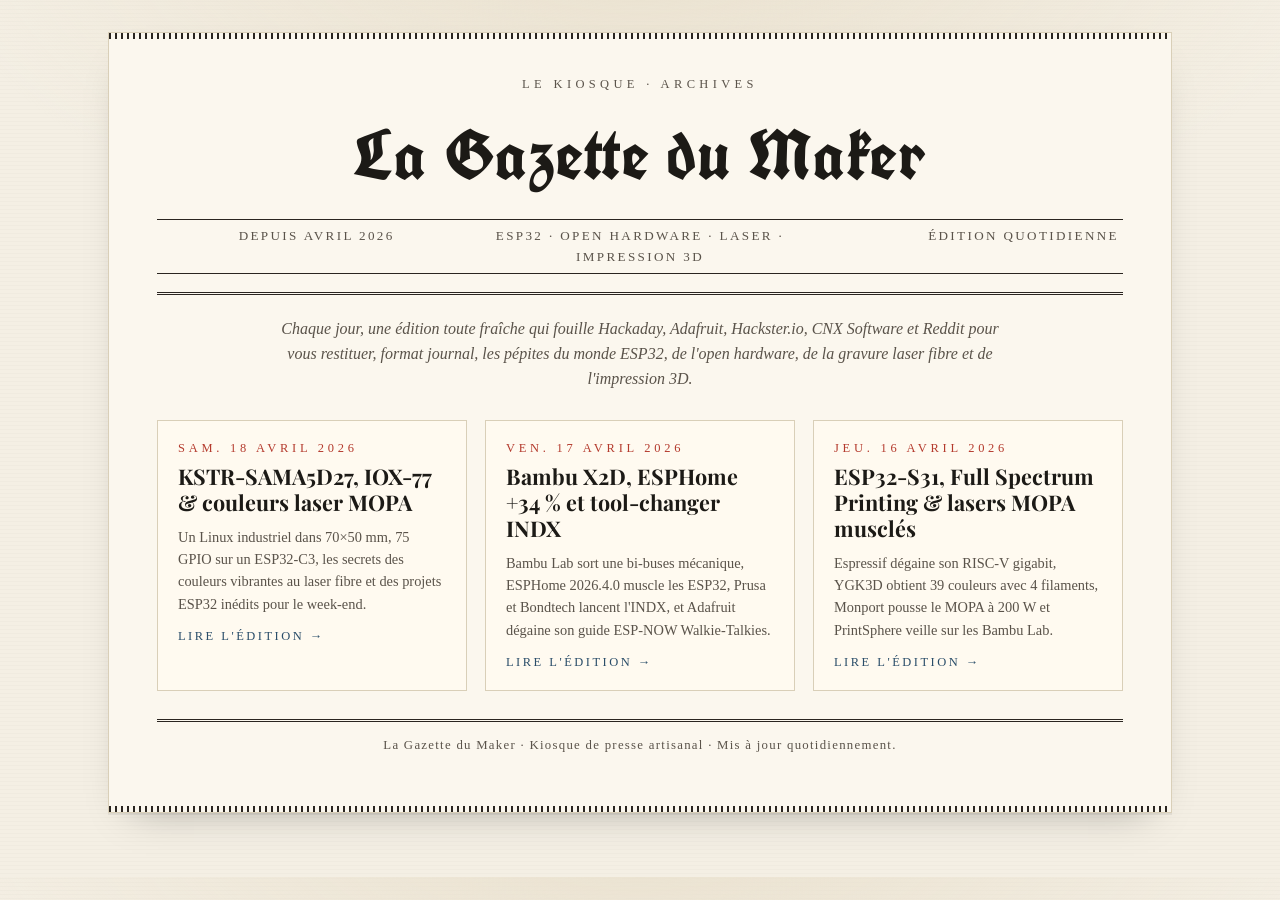
<file: index.html>
<!DOCTYPE html>
<html lang="fr">
<head>
  <meta charset="UTF-8" />
  <meta name="viewport" content="width=device-width, initial-scale=1.0" />
  <title>La Gazette du Maker — Kiosque</title>
  <link rel="preconnect" href="https://fonts.googleapis.com" />
  <link rel="preconnect" href="https://fonts.gstatic.com" crossorigin />
  <link href="https://fonts.googleapis.com/css2?family=Playfair+Display:ital,wght@0,600;0,800;1,600&family=UnifrakturCook:wght@700&display=swap" rel="stylesheet" />
  <link rel="stylesheet" href="assets/style.css" />
</head>
<body>
  <main class="wrap">
    <article class="paper">
      <header class="masthead">
        <div class="eyebrow">Le Kiosque · Archives</div>
        <h1>La Gazette du Maker</h1>
        <div class="meta">
          <span>Depuis avril 2026</span>
          <span class="center">ESP32 · Open Hardware · Laser · Impression 3D</span>
          <span class="right">Édition quotidienne</span>
        </div>
      </header>

      <p class="index-intro">
        Chaque jour, une édition toute fraîche qui fouille Hackaday, Adafruit, Hackster.io,
        CNX Software et Reddit pour vous restituer, format journal, les pépites du monde
        ESP32, de l'open hardware, de la gravure laser fibre et de l'impression 3D.
      </p>

      <ul class="issue-grid">
        <li class="issue-card">
          <a href="2026-04-18.html">
            <div class="date">Sam. 18 avril 2026</div>
            <h2 class="title">KSTR-SAMA5D27, IOX-77 & couleurs laser MOPA</h2>
            <p class="desc">
              Un Linux industriel dans 70×50 mm, 75 GPIO sur un ESP32-C3, les secrets des couleurs
              vibrantes au laser fibre et des projets ESP32 inédits pour le week-end.
            </p>
            <div class="read">Lire l'édition →</div>
          </a>
        </li>
        <li class="issue-card">
          <a href="2026-04-17.html">
            <div class="date">Ven. 17 avril 2026</div>
            <h2 class="title">Bambu X2D, ESPHome +34 % et tool-changer INDX</h2>
            <p class="desc">
              Bambu Lab sort une bi-buses mécanique, ESPHome 2026.4.0 muscle les ESP32, Prusa
              et Bondtech lancent l'INDX, et Adafruit dégaine son guide ESP-NOW Walkie-Talkies.
            </p>
            <div class="read">Lire l'édition →</div>
          </a>
        </li>
        <li class="issue-card">
          <a href="2026-04-16.html">
            <div class="date">Jeu. 16 avril 2026</div>
            <h2 class="title">ESP32-S31, Full Spectrum Printing & lasers MOPA musclés</h2>
            <p class="desc">
              Espressif dégaine son RISC-V gigabit, YGK3D obtient 39 couleurs avec 4 filaments,
              Monport pousse le MOPA à 200 W et PrintSphere veille sur les Bambu Lab.
            </p>
            <div class="read">Lire l'édition →</div>
          </a>
        </li>
      </ul>

      <footer class="footer">
        La Gazette du Maker · Kiosque de presse artisanal · Mis à jour quotidiennement.
      </footer>
    </article>
  </main>
</body>
</html>
</file>
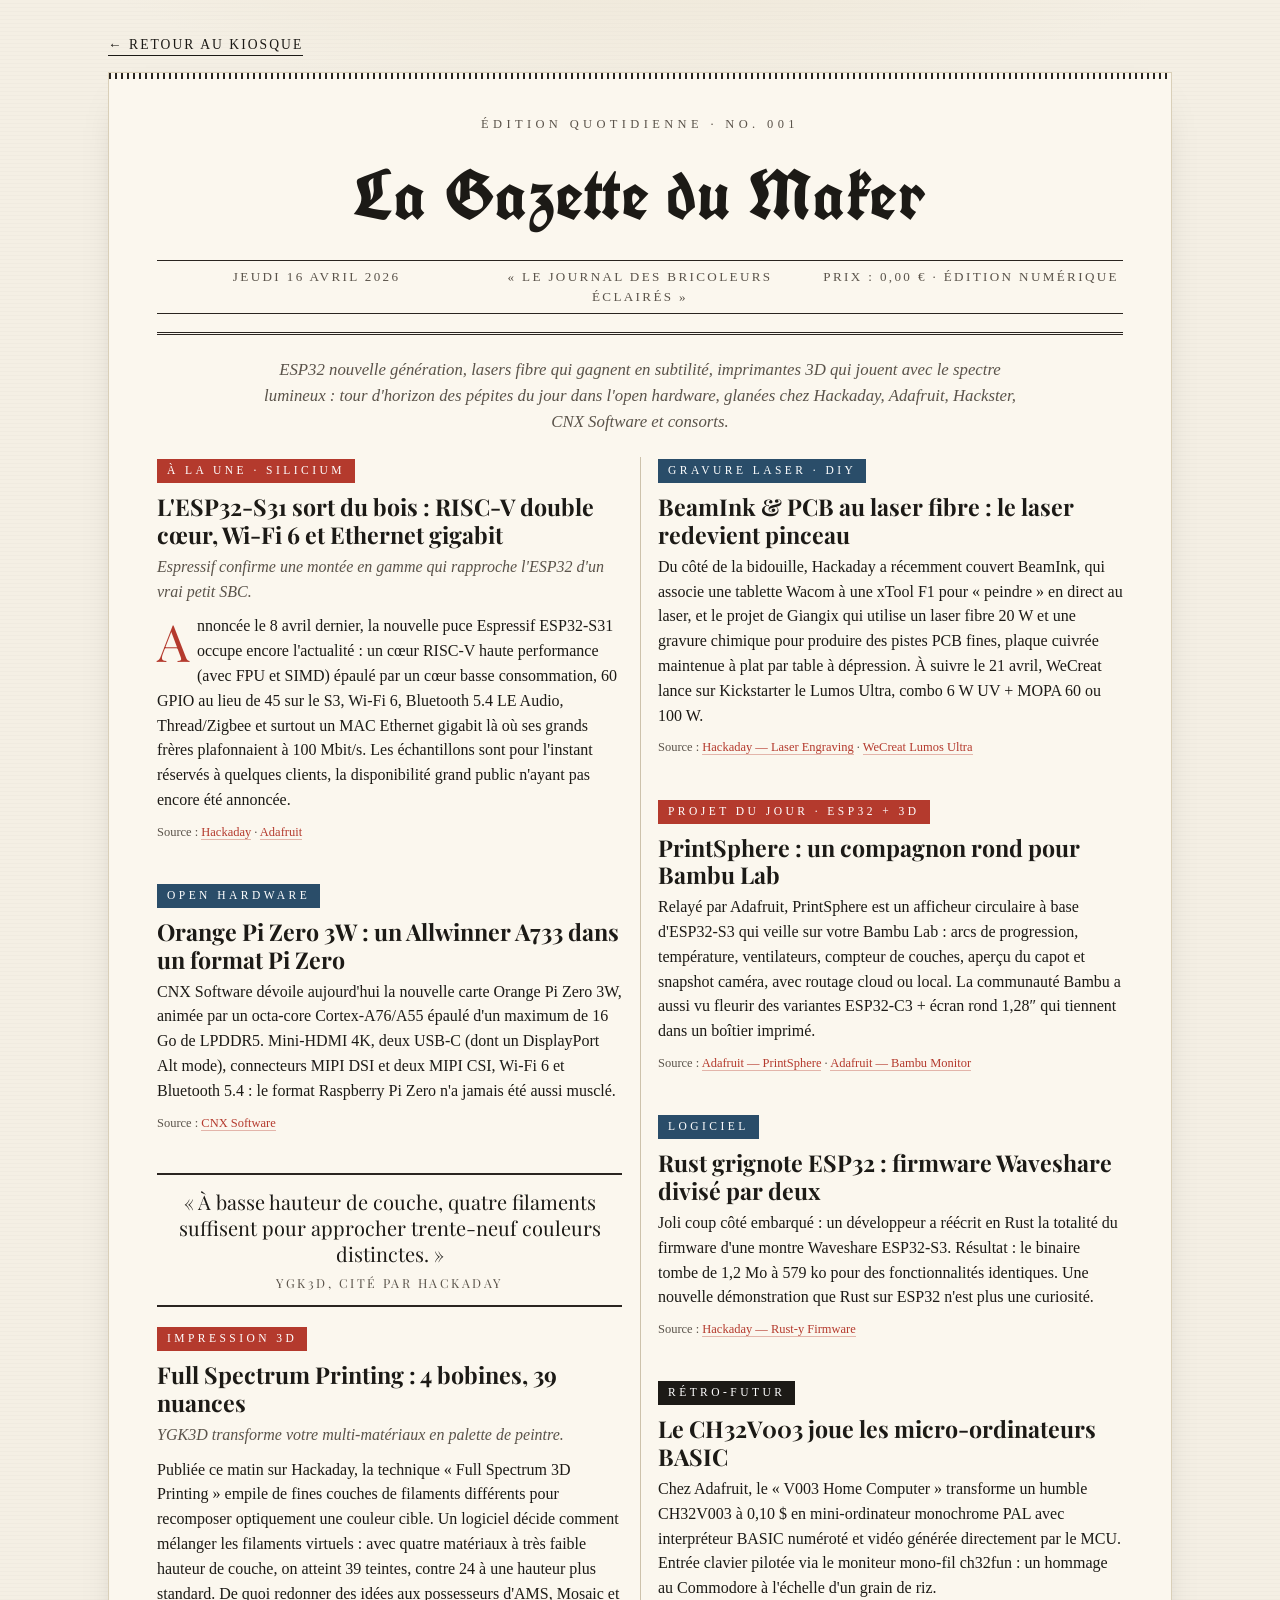
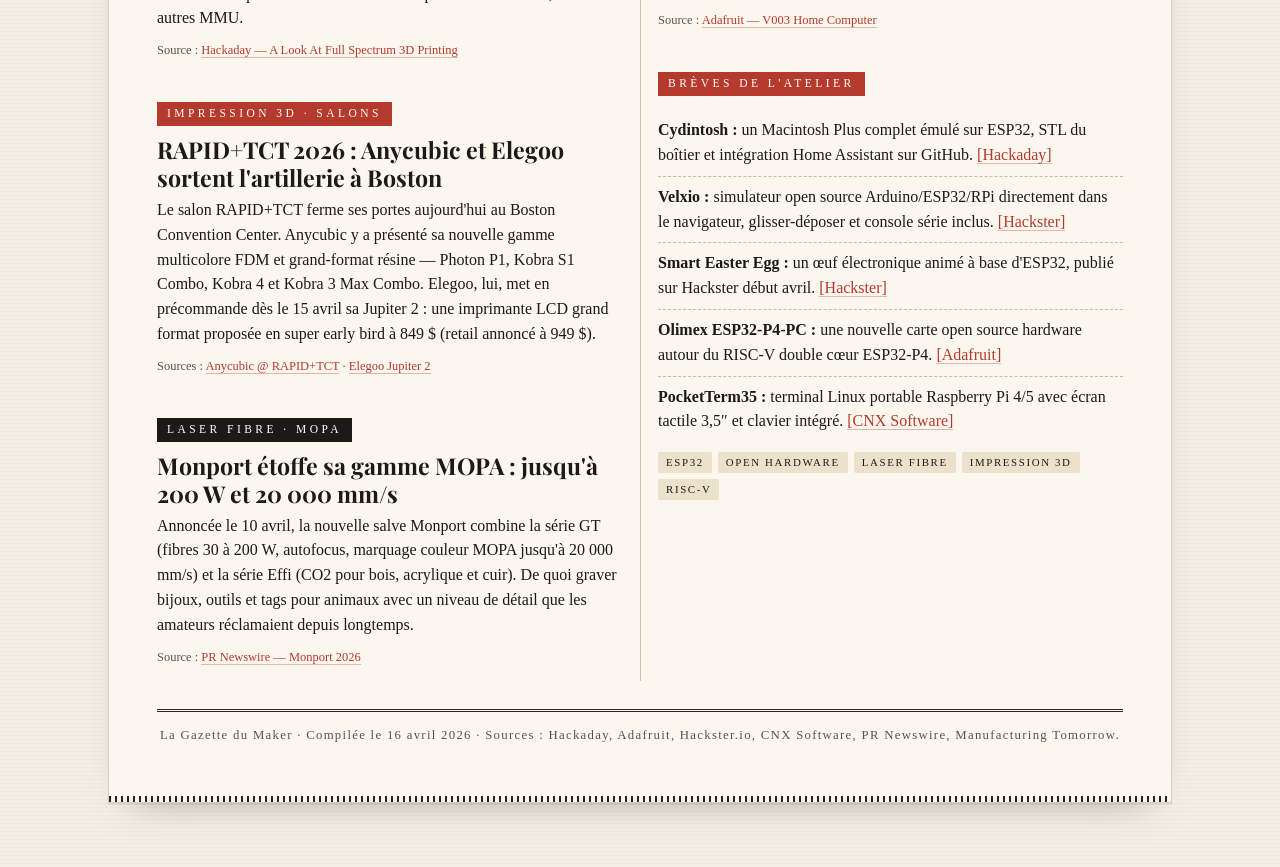
<file: 2026-04-16.html>
<!DOCTYPE html>
<html lang="fr">
<head>
  <meta charset="UTF-8" />
  <meta name="viewport" content="width=device-width, initial-scale=1.0" />
  <title>La Gazette du Maker — 16 avril 2026</title>
  <link rel="preconnect" href="https://fonts.googleapis.com" />
  <link rel="preconnect" href="https://fonts.gstatic.com" crossorigin />
  <link href="https://fonts.googleapis.com/css2?family=Playfair+Display:ital,wght@0,600;0,800;1,600&family=UnifrakturCook:wght@700&display=swap" rel="stylesheet" />
  <link rel="stylesheet" href="assets/style.css" />
</head>
<body>
  <main class="wrap">
    <a class="nav-home" href="index.html">← Retour au kiosque</a>
    <article class="paper">
      <header class="masthead">
        <div class="eyebrow">Édition quotidienne · No. 001</div>
        <h1>La Gazette du Maker</h1>
        <div class="meta">
          <span>Jeudi 16 avril 2026</span>
          <span class="center">« Le journal des bricoleurs éclairés »</span>
          <span class="right">Prix : 0,00 € · Édition numérique</span>
        </div>
      </header>

      <p class="lede">
        ESP32 nouvelle génération, lasers fibre qui gagnent en subtilité, imprimantes 3D qui jouent
        avec le spectre lumineux : tour d'horizon des pépites du jour dans l'open hardware,
        glanées chez Hackaday, Adafruit, Hackster, CNX Software et consorts.
      </p>

      <div class="columns">

        <section class="section">
          <span class="kicker">À la une · Silicium</span>
          <h2 class="headline">L'ESP32-S31 sort du bois : RISC-V double cœur, Wi-Fi 6 et Ethernet gigabit</h2>
          <p class="subhead">Espressif confirme une montée en gamme qui rapproche l'ESP32 d'un vrai petit SBC.</p>
          <div class="story dropcap">
            <p>
              Annoncée le 8 avril dernier, la nouvelle puce Espressif ESP32-S31 occupe encore
              l'actualité : un cœur RISC-V haute performance (avec FPU et SIMD) épaulé par un
              cœur basse consommation, 60 GPIO au lieu de 45 sur le S3, Wi-Fi 6, Bluetooth 5.4 LE
              Audio, Thread/Zigbee et surtout un MAC Ethernet gigabit là où ses grands frères
              plafonnaient à 100 Mbit/s. Les échantillons sont pour l'instant réservés à quelques
              clients, la disponibilité grand public n'ayant pas encore été annoncée.
            </p>
            <p class="source">
              Source :
              <a href="https://hackaday.com/2026/04/08/espressifs-new-esp32-s31-dual-core-risc-v-with-wifi-6-and-gbit-ethernet/">Hackaday</a>
              · <a href="https://blog.adafruit.com/2026/04/06/upcoming-esp32-s31-dual-core-risc-v-mcu-offers-gigabit-ethernet-wifi-bluetooth-and-802-15-4-connectivity/">Adafruit</a>
            </p>
          </div>
        </section>

        <section class="section">
          <span class="kicker blue">Open Hardware</span>
          <h2 class="headline">Orange Pi Zero 3W : un Allwinner A733 dans un format Pi Zero</h2>
          <div class="story">
            <p>
              CNX Software dévoile aujourd'hui la nouvelle carte Orange Pi Zero 3W, animée par un
              octa-core Cortex-A76/A55 épaulé d'un maximum de 16 Go de LPDDR5. Mini-HDMI 4K, deux
              USB-C (dont un DisplayPort Alt mode), connecteurs MIPI DSI et deux MIPI CSI, Wi-Fi 6
              et Bluetooth 5.4 : le format Raspberry Pi Zero n'a jamais été aussi musclé.
            </p>
            <p class="source">
              Source :
              <a href="https://www.cnx-software.com/2026/04/15/orange-pi-zero-3w-an-allwinner-a733-sbc-in-raspberry-pi-zero-form-factor/">CNX Software</a>
            </p>
          </div>
        </section>

        <div class="pullquote">
          « À basse hauteur de couche, quatre filaments suffisent pour approcher trente-neuf
          couleurs distinctes. »
          <cite>YGK3D, cité par Hackaday</cite>
        </div>

        <section class="section">
          <span class="kicker">Impression 3D</span>
          <h2 class="headline">Full Spectrum Printing : 4 bobines, 39 nuances</h2>
          <p class="subhead">YGK3D transforme votre multi-matériaux en palette de peintre.</p>
          <div class="story">
            <p>
              Publiée ce matin sur Hackaday, la technique « Full Spectrum 3D Printing » empile de
              fines couches de filaments différents pour recomposer optiquement une couleur cible.
              Un logiciel décide comment mélanger les filaments virtuels : avec quatre matériaux à
              très faible hauteur de couche, on atteint 39 teintes, contre 24 à une hauteur plus
              standard. De quoi redonner des idées aux possesseurs d'AMS, Mosaic et autres MMU.
            </p>
            <p class="source">
              Source :
              <a href="https://hackaday.com/2026/04/15/a-look-at-full-spectrum-3d-printing/">Hackaday — A Look At Full Spectrum 3D Printing</a>
            </p>
          </div>
        </section>

        <section class="section">
          <span class="kicker">Impression 3D · Salons</span>
          <h2 class="headline">RAPID+TCT 2026 : Anycubic et Elegoo sortent l'artillerie à Boston</h2>
          <div class="story">
            <p>
              Le salon RAPID+TCT ferme ses portes aujourd'hui au Boston Convention Center.
              Anycubic y a présenté sa nouvelle gamme multicolore FDM et grand-format résine —
              Photon P1, Kobra S1 Combo, Kobra 4 et Kobra 3 Max Combo. Elegoo, lui, met en
              précommande dès le 15 avril sa Jupiter 2 : une imprimante LCD grand format
              proposée en super early bird à 849 $ (retail annoncé à 949 $).
            </p>
            <p class="source">
              Sources :
              <a href="http://www.prnewswire.com/news-releases/anycubic-showcases-next-generation-3d-printing-lineup-at-rapidtct-2026-highlighting-multicolor-fdm-and-large-format-resin-innovation-302743844.html">Anycubic @ RAPID+TCT</a>
              · <a href="https://www.manufacturingtomorrow.com/news/2026/04/15/elegoo-launches-large-format-resin-printer-jupiter-2-setting-new-benchmark-in-lcd-3d-printing/27402/">Elegoo Jupiter 2</a>
            </p>
          </div>
        </section>

        <section class="section">
          <span class="kicker ink">Laser Fibre · MOPA</span>
          <h2 class="headline">Monport étoffe sa gamme MOPA : jusqu'à 200 W et 20 000 mm/s</h2>
          <div class="story">
            <p>
              Annoncée le 10 avril, la nouvelle salve Monport combine la série GT (fibres 30 à
              200 W, autofocus, marquage couleur MOPA jusqu'à 20 000 mm/s) et la série Effi (CO2
              pour bois, acrylique et cuir). De quoi graver bijoux, outils et tags pour animaux
              avec un niveau de détail que les amateurs réclamaient depuis longtemps.
            </p>
            <p class="source">
              Source :
              <a href="https://www.prnewswire.com/news-releases/monport-advanced-fiber-laser-and-co2-laser-machines-boost-custom-engraving-and-seasonal-production-in-2026-302739200.html">PR Newswire — Monport 2026</a>
            </p>
          </div>
        </section>

        <section class="section">
          <span class="kicker blue">Gravure laser · DIY</span>
          <h2 class="headline">BeamInk & PCB au laser fibre : le laser redevient pinceau</h2>
          <div class="story">
            <p>
              Du côté de la bidouille, Hackaday a récemment couvert BeamInk, qui associe une
              tablette Wacom à une xTool F1 pour « peindre » en direct au laser, et le projet de
              Giangix qui utilise un laser fibre 20 W et une gravure chimique pour produire des
              pistes PCB fines, plaque cuivrée maintenue à plat par table à dépression. À suivre
              le 21 avril, WeCreat lance sur Kickstarter le Lumos Ultra, combo 6 W UV + MOPA 60
              ou 100 W.
            </p>
            <p class="source">
              Source :
              <a href="https://hackaday.com/tag/laser-engraving/">Hackaday — Laser Engraving</a>
              · <a href="https://cerebral-overload.com/2026/03/wecreat-launches-lumos-ultra-on-kickstarter-the-worlds-first-only-one-stop-6w-uv-60w-100w-mopa-laser-system/">WeCreat Lumos Ultra</a>
            </p>
          </div>
        </section>

        <section class="section">
          <span class="kicker">Projet du jour · ESP32 + 3D</span>
          <h2 class="headline">PrintSphere : un compagnon rond pour Bambu Lab</h2>
          <div class="story">
            <p>
              Relayé par Adafruit, PrintSphere est un afficheur circulaire à base d'ESP32-S3
              qui veille sur votre Bambu Lab : arcs de progression, température, ventilateurs,
              compteur de couches, aperçu du capot et snapshot caméra, avec routage cloud ou
              local. La communauté Bambu a aussi vu fleurir des variantes ESP32-C3 + écran rond
              1,28″ qui tiennent dans un boîtier imprimé.
            </p>
            <p class="source">
              Source :
              <a href="https://blog.adafruit.com/2026/04/06/a-round-esp32-s3-printer-companion-for-a-bambu-lab-3d-printer/">Adafruit — PrintSphere</a>
              · <a href="https://blog.adafruit.com/2026/04/09/bambu-monitor-esp32-c3-lcd-1-28-case-3dthursday-3dprinting/">Adafruit — Bambu Monitor</a>
            </p>
          </div>
        </section>

        <section class="section">
          <span class="kicker blue">Logiciel</span>
          <h2 class="headline">Rust grignote ESP32 : firmware Waveshare divisé par deux</h2>
          <div class="story">
            <p>
              Joli coup côté embarqué : un développeur a réécrit en Rust la totalité du firmware
              d'une montre Waveshare ESP32-S3. Résultat : le binaire tombe de 1,2 Mo à 579 ko
              pour des fonctionnalités identiques. Une nouvelle démonstration que Rust sur ESP32
              n'est plus une curiosité.
            </p>
            <p class="source">
              Source :
              <a href="https://hackaday.com/2026/04/11/rust-y-firmware-for-waveshare-smartwatch/">Hackaday — Rust-y Firmware</a>
            </p>
          </div>
        </section>

        <section class="section">
          <span class="kicker ink">Rétro-futur</span>
          <h2 class="headline">Le CH32V003 joue les micro-ordinateurs BASIC</h2>
          <div class="story">
            <p>
              Chez Adafruit, le « V003 Home Computer » transforme un humble CH32V003 à 0,10 $ en
              mini-ordinateur monochrome PAL avec interpréteur BASIC numéroté et vidéo générée
              directement par le MCU. Entrée clavier pilotée via le moniteur mono-fil
              ch32fun : un hommage au Commodore à l'échelle d'un grain de riz.
            </p>
            <p class="source">
              Source :
              <a href="https://blog.adafruit.com/2026/04/13/turning-a-ch32v003-microcontroller-into-a-tiny-monochrome-video-basic-machine">Adafruit — V003 Home Computer</a>
            </p>
          </div>
        </section>

        <section class="section">
          <span class="kicker">Brèves de l'atelier</span>
          <ul class="brief-list">
            <li>
              <strong>Cydintosh :</strong> un Macintosh Plus complet émulé sur ESP32, STL du boîtier
              et intégration Home Assistant sur GitHub.
              <a href="https://hackaday.com/2026/04/13/esp32-weather-display-runs-macintosh-system-3/">[Hackaday]</a>
            </li>
            <li>
              <strong>Velxio :</strong> simulateur open source Arduino/ESP32/RPi directement dans le
              navigateur, glisser-déposer et console série inclus.
              <a href="https://www.hackster.io/news/simulate-arduino-esp32-and-more-with-this-open-source-web-tool-a117bee84721">[Hackster]</a>
            </li>
            <li>
              <strong>Smart Easter Egg :</strong> un œuf électronique animé à base d'ESP32, publié sur
              Hackster début avril.
              <a href="https://www.hackster.io/noneedforit/smart-easter-egg-with-esp32-f99935">[Hackster]</a>
            </li>
            <li>
              <strong>Olimex ESP32-P4-PC :</strong> une nouvelle carte open source hardware autour du
              RISC-V double cœur ESP32-P4.
              <a href="https://blog.adafruit.com/2026/02/18/the-new-esp32-p4-pc-open-source-hardware-board/">[Adafruit]</a>
            </li>
            <li>
              <strong>PocketTerm35 :</strong> terminal Linux portable Raspberry Pi 4/5 avec écran tactile
              3,5″ et clavier intégré.
              <a href="https://www.cnx-software.com/2026/04/14/pocketterm35-a-raspberry-pi-4-5-based-handheld-linux-terminal-with-3-5-inch-touch-display-and-built-in-keyboard/">[CNX Software]</a>
            </li>
          </ul>
          <div class="tag-row">
            <span class="tag">ESP32</span>
            <span class="tag">Open Hardware</span>
            <span class="tag">Laser Fibre</span>
            <span class="tag">Impression 3D</span>
            <span class="tag">RISC-V</span>
          </div>
        </section>

      </div>

      <footer class="footer">
        La Gazette du Maker · Compilée le 16 avril 2026 · Sources : Hackaday, Adafruit, Hackster.io,
        CNX Software, PR Newswire, Manufacturing Tomorrow.
      </footer>
    </article>
  </main>
</body>
</html>
</file>
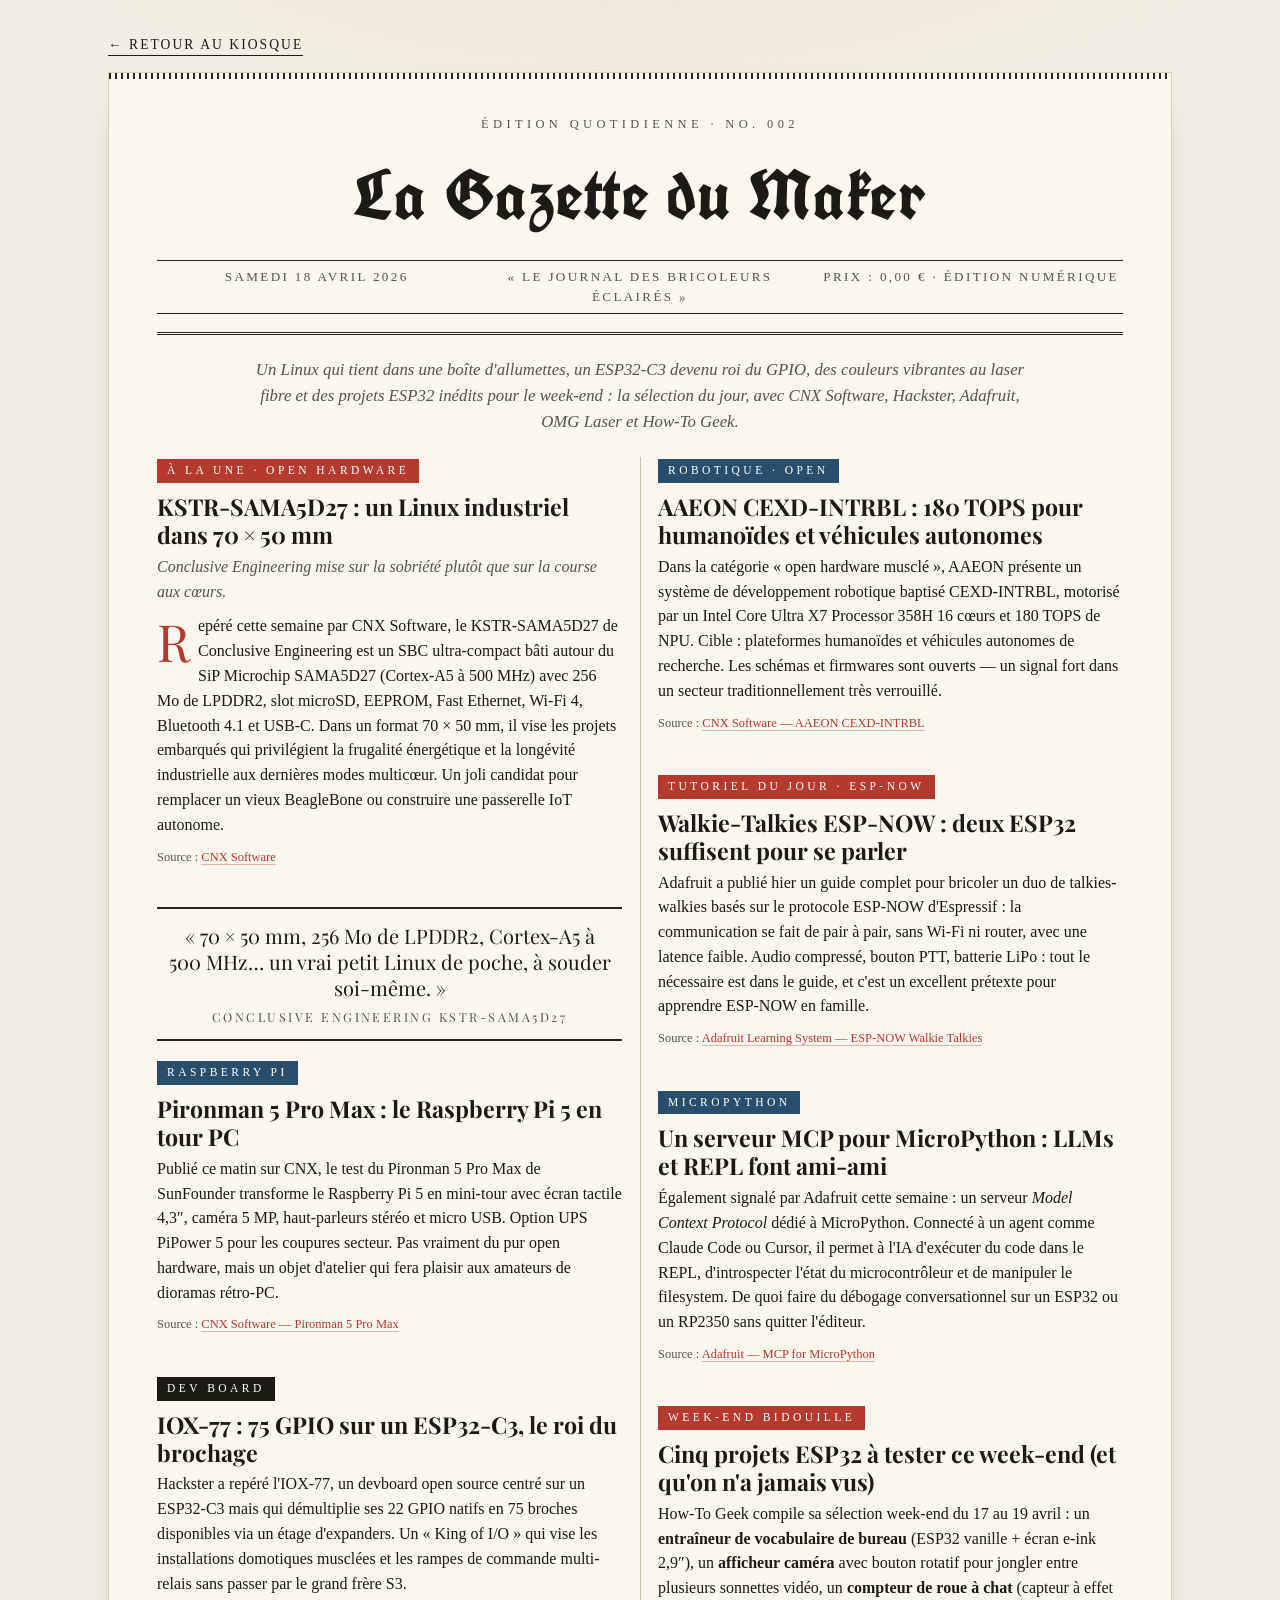
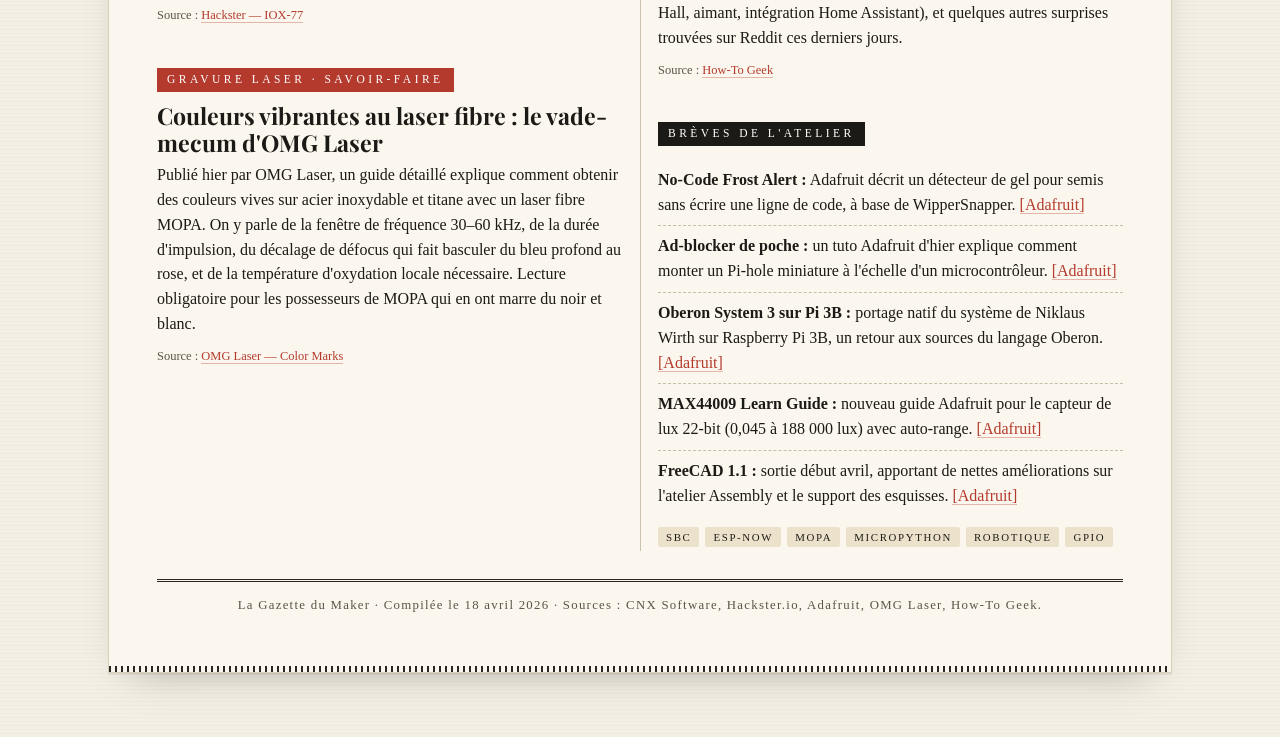
<file: 2026-04-18.html>
<!DOCTYPE html>
<html lang="fr">
<head>
  <meta charset="UTF-8" />
  <meta name="viewport" content="width=device-width, initial-scale=1.0" />
  <title>La Gazette du Maker — 18 avril 2026</title>
  <link rel="preconnect" href="https://fonts.googleapis.com" />
  <link rel="preconnect" href="https://fonts.gstatic.com" crossorigin />
  <link href="https://fonts.googleapis.com/css2?family=Playfair+Display:ital,wght@0,600;0,800;1,600&family=UnifrakturCook:wght@700&display=swap" rel="stylesheet" />
  <link rel="stylesheet" href="assets/style.css" />
</head>
<body>
  <main class="wrap">
    <a class="nav-home" href="index.html">← Retour au kiosque</a>
    <article class="paper">
      <header class="masthead">
        <div class="eyebrow">Édition quotidienne · No. 002</div>
        <h1>La Gazette du Maker</h1>
        <div class="meta">
          <span>Samedi 18 avril 2026</span>
          <span class="center">« Le journal des bricoleurs éclairés »</span>
          <span class="right">Prix : 0,00 € · Édition numérique</span>
        </div>
      </header>

      <p class="lede">
        Un Linux qui tient dans une boîte d'allumettes, un ESP32-C3 devenu roi du GPIO, des
        couleurs vibrantes au laser fibre et des projets ESP32 inédits pour le week-end : la
        sélection du jour, avec CNX Software, Hackster, Adafruit, OMG Laser et How-To Geek.
      </p>

      <div class="columns">

        <section class="section">
          <span class="kicker">À la une · Open Hardware</span>
          <h2 class="headline">KSTR-SAMA5D27 : un Linux industriel dans 70 × 50 mm</h2>
          <p class="subhead">Conclusive Engineering mise sur la sobriété plutôt que sur la course aux cœurs.</p>
          <div class="story dropcap">
            <p>
              Repéré cette semaine par CNX Software, le KSTR-SAMA5D27 de Conclusive Engineering
              est un SBC ultra-compact bâti autour du SiP Microchip SAMA5D27 (Cortex-A5 à
              500 MHz) avec 256 Mo de LPDDR2, slot microSD, EEPROM, Fast Ethernet, Wi-Fi 4,
              Bluetooth 4.1 et USB-C. Dans un format 70 × 50 mm, il vise les projets embarqués
              qui privilégient la frugalité énergétique et la longévité industrielle aux dernières
              modes multicœur. Un joli candidat pour remplacer un vieux BeagleBone ou construire
              une passerelle IoT autonome.
            </p>
            <p class="source">
              Source :
              <a href="https://www.cnx-software.com/2026/04/16/conclusive-engineering-kstr-sama5d27-ultra-compact-sbc-microchip-sama5d27-sip/">CNX Software</a>
            </p>
          </div>
        </section>

        <div class="pullquote">
          « 70 × 50 mm, 256 Mo de LPDDR2, Cortex-A5 à 500 MHz… un vrai petit Linux de poche, à
          souder soi-même. »
          <cite>Conclusive Engineering KSTR-SAMA5D27</cite>
        </div>

        <section class="section">
          <span class="kicker blue">Raspberry Pi</span>
          <h2 class="headline">Pironman 5 Pro Max : le Raspberry Pi 5 en tour PC</h2>
          <div class="story">
            <p>
              Publié ce matin sur CNX, le test du Pironman 5 Pro Max de SunFounder transforme le
              Raspberry Pi 5 en mini-tour avec écran tactile 4,3″, caméra 5 MP, haut-parleurs
              stéréo et micro USB. Option UPS PiPower 5 pour les coupures secteur. Pas vraiment du
              pur open hardware, mais un objet d'atelier qui fera plaisir aux amateurs de
              dioramas rétro-PC.
            </p>
            <p class="source">
              Source :
              <a href="https://www.cnx-software.com/2026/04/18/pironman-5-pro-max-review-a-raspberry-pi-5-tower-pc-case-with-integrated-video-and-audio-capabilities-ups-kit/">CNX Software — Pironman 5 Pro Max</a>
            </p>
          </div>
        </section>

        <section class="section">
          <span class="kicker ink">Dev board</span>
          <h2 class="headline">IOX-77 : 75 GPIO sur un ESP32-C3, le roi du brochage</h2>
          <div class="story">
            <p>
              Hackster a repéré l'IOX-77, un devboard open source centré sur un ESP32-C3 mais qui
              démultiplie ses 22 GPIO natifs en 75 broches disponibles via un étage d'expanders.
              Un « King of I/O » qui vise les installations domotiques musclées et les rampes de
              commande multi-relais sans passer par le grand frère S3.
            </p>
            <p class="source">
              Source :
              <a href="https://www.hackster.io/news/iox-77-the-new-king-of-i-o-b03c0f5f4db8">Hackster — IOX-77</a>
            </p>
          </div>
        </section>

        <section class="section">
          <span class="kicker">Gravure laser · Savoir-faire</span>
          <h2 class="headline">Couleurs vibrantes au laser fibre : le vade-mecum d'OMG Laser</h2>
          <div class="story">
            <p>
              Publié hier par OMG Laser, un guide détaillé explique comment obtenir des couleurs
              vives sur acier inoxydable et titane avec un laser fibre MOPA. On y parle de la
              fenêtre de fréquence 30–60 kHz, de la durée d'impulsion, du décalage de défocus qui
              fait basculer du bleu profond au rose, et de la température d'oxydation locale
              nécessaire. Lecture obligatoire pour les possesseurs de MOPA qui en ont marre du noir
              et blanc.
            </p>
            <p class="source">
              Source :
              <a href="https://www.omglaser.com/engraving-metals-how-to-achieve-vibrant-color-marks-with-a-fiber-laser/">OMG Laser — Color Marks</a>
            </p>
          </div>
        </section>

        <section class="section">
          <span class="kicker blue">Robotique · Open</span>
          <h2 class="headline">AAEON CEXD-INTRBL : 180 TOPS pour humanoïdes et véhicules autonomes</h2>
          <div class="story">
            <p>
              Dans la catégorie « open hardware musclé », AAEON présente un système de
              développement robotique baptisé CEXD-INTRBL, motorisé par un Intel Core Ultra X7
              Processor 358H 16 cœurs et 180 TOPS de NPU. Cible : plateformes humanoïdes et
              véhicules autonomes de recherche. Les schémas et firmwares sont ouverts — un signal
              fort dans un secteur traditionnellement très verrouillé.
            </p>
            <p class="source">
              Source :
              <a href="https://www.cnx-software.com/2026/04/16/intel-core-ultra-x7-358h-powered-open-robotics-development-system-targets-humanoid-robots-and-autonomous-vehicles/">CNX Software — AAEON CEXD-INTRBL</a>
            </p>
          </div>
        </section>

        <section class="section">
          <span class="kicker">Tutoriel du jour · ESP-NOW</span>
          <h2 class="headline">Walkie-Talkies ESP-NOW : deux ESP32 suffisent pour se parler</h2>
          <div class="story">
            <p>
              Adafruit a publié hier un guide complet pour bricoler un duo de talkies-walkies
              basés sur le protocole ESP-NOW d'Espressif : la communication se fait de pair à
              pair, sans Wi-Fi ni router, avec une latence faible. Audio compressé, bouton PTT,
              batterie LiPo : tout le nécessaire est dans le guide, et c'est un excellent prétexte
              pour apprendre ESP-NOW en famille.
            </p>
            <p class="source">
              Source :
              <a href="https://blog.adafruit.com/">Adafruit Learning System — ESP-NOW Walkie Talkies</a>
            </p>
          </div>
        </section>

        <section class="section">
          <span class="kicker blue">MicroPython</span>
          <h2 class="headline">Un serveur MCP pour MicroPython : LLMs et REPL font ami-ami</h2>
          <div class="story">
            <p>
              Également signalé par Adafruit cette semaine : un serveur
              <em>Model Context Protocol</em> dédié à MicroPython. Connecté à un agent comme Claude
              Code ou Cursor, il permet à l'IA d'exécuter du code dans le REPL, d'introspecter
              l'état du microcontrôleur et de manipuler le filesystem. De quoi faire du débogage
              conversationnel sur un ESP32 ou un RP2350 sans quitter l'éditeur.
            </p>
            <p class="source">
              Source :
              <a href="https://blog.adafruit.com/2026/04/15/an-mcp-server-for-micropython">Adafruit — MCP for MicroPython</a>
            </p>
          </div>
        </section>

        <section class="section">
          <span class="kicker">Week-end bidouille</span>
          <h2 class="headline">Cinq projets ESP32 à tester ce week-end (et qu'on n'a jamais vus)</h2>
          <div class="story">
            <p>
              How-To Geek compile sa sélection week-end du 17 au 19 avril : un
              <strong>entraîneur de vocabulaire de bureau</strong> (ESP32 vanille + écran e-ink 2,9″),
              un <strong>afficheur caméra</strong> avec bouton rotatif pour jongler entre plusieurs
              sonnettes vidéo, un <strong>compteur de roue à chat</strong> (capteur à effet Hall,
              aimant, intégration Home Assistant), et quelques autres surprises trouvées sur
              Reddit ces derniers jours.
            </p>
            <p class="source">
              Source :
              <a href="https://www.howtogeek.com/unique-esp32-projects-youve-never-heard-of-to-try-this-weekend-apr-17-19/">How-To Geek</a>
            </p>
          </div>
        </section>

        <section class="section">
          <span class="kicker ink">Brèves de l'atelier</span>
          <ul class="brief-list">
            <li>
              <strong>No-Code Frost Alert :</strong> Adafruit décrit un détecteur de gel pour semis
              sans écrire une ligne de code, à base de WipperSnapper.
              <a href="https://blog.adafruit.com/">[Adafruit]</a>
            </li>
            <li>
              <strong>Ad-blocker de poche :</strong> un tuto Adafruit d'hier explique comment monter un
              Pi-hole miniature à l'échelle d'un microcontrôleur.
              <a href="https://blog.adafruit.com/">[Adafruit]</a>
            </li>
            <li>
              <strong>Oberon System 3 sur Pi 3B :</strong> portage natif du système de Niklaus Wirth
              sur Raspberry Pi 3B, un retour aux sources du langage Oberon.
              <a href="https://blog.adafruit.com/2026/04/14/a-native-raspberry-pi-3b-version-of-the-oberon-system-3/">[Adafruit]</a>
            </li>
            <li>
              <strong>MAX44009 Learn Guide :</strong> nouveau guide Adafruit pour le capteur de lux
              22-bit (0,045 à 188 000 lux) avec auto-range.
              <a href="https://blog.adafruit.com/2026/04/15/new-learn-guide-adafruit-max44009-lux-light-sensor-adafruit-products-adafruitlearningsystem-adafruit">[Adafruit]</a>
            </li>
            <li>
              <strong>FreeCAD 1.1 :</strong> sortie début avril, apportant de nettes améliorations
              sur l'atelier Assembly et le support des esquisses.
              <a href="https://blog.adafruit.com/2026/04/02/freecad-version-1-1-released/">[Adafruit]</a>
            </li>
          </ul>
          <div class="tag-row">
            <span class="tag">SBC</span>
            <span class="tag">ESP-NOW</span>
            <span class="tag">MOPA</span>
            <span class="tag">MicroPython</span>
            <span class="tag">Robotique</span>
            <span class="tag">GPIO</span>
          </div>
        </section>

      </div>

      <footer class="footer">
        La Gazette du Maker · Compilée le 18 avril 2026 · Sources : CNX Software, Hackster.io,
        Adafruit, OMG Laser, How-To Geek.
      </footer>
    </article>
  </main>
</body>
</html>
</file>
<file: assets/style.css>
/* Maker Gazette — stylesheet partagé */
:root {
  --bg: #f4efe4;
  --paper: #fbf7ee;
  --ink: #1c1a16;
  --muted: #5a534a;
  --accent: #b43a2d;
  --accent-2: #2a4d69;
  --rule: #2a2520;
  --shadow: 0 2px 0 rgba(0, 0, 0, 0.06), 0 18px 40px -24px rgba(0, 0, 0, 0.35);
}

* { box-sizing: border-box; }

html, body {
  margin: 0;
  padding: 0;
  background:
    radial-gradient(1200px 600px at 50% -10%, #e9e0cd 0%, transparent 60%),
    repeating-linear-gradient(0deg, transparent 0 3px, rgba(0,0,0,0.015) 3px 4px),
    var(--bg);
  color: var(--ink);
  font-family: "Iowan Old Style", "Palatino Linotype", Palatino, Georgia, "Times New Roman", serif;
  line-height: 1.55;
}

a { color: var(--accent); text-decoration: none; border-bottom: 1px solid rgba(180, 58, 45, 0.35); }
a:hover { color: var(--accent-2); border-bottom-color: var(--accent-2); }

.wrap {
  max-width: 1120px;
  margin: 0 auto;
  padding: 32px 28px 64px;
}

.paper {
  background: var(--paper);
  border: 1px solid #d9cfb8;
  box-shadow: var(--shadow);
  padding: 42px 48px 56px;
  position: relative;
}
.paper::before,
.paper::after {
  content: "";
  position: absolute;
  left: 0; right: 0;
  height: 6px;
  background: repeating-linear-gradient(90deg, var(--rule) 0 2px, transparent 2px 6px);
}
.paper::before { top: 0; }
.paper::after { bottom: 0; }

.masthead {
  text-align: center;
  border-bottom: 3px double var(--rule);
  padding-bottom: 18px;
  margin-bottom: 22px;
}
.masthead .eyebrow {
  letter-spacing: 0.35em;
  text-transform: uppercase;
  font-size: 0.78rem;
  color: var(--muted);
}
.masthead h1 {
  font-family: "UnifrakturCook", "Playfair Display", "Times New Roman", serif;
  font-size: clamp(2.6rem, 6vw, 4.4rem);
  margin: 6px 0 4px;
  letter-spacing: 0.01em;
}
.masthead .meta {
  display: flex;
  justify-content: space-between;
  gap: 12px;
  font-size: 0.82rem;
  color: var(--muted);
  text-transform: uppercase;
  letter-spacing: 0.18em;
  border-top: 1px solid var(--rule);
  border-bottom: 1px solid var(--rule);
  padding: 6px 4px;
  margin-top: 10px;
}
.masthead .meta span { flex: 1; }
.masthead .meta .center { text-align: center; }
.masthead .meta .right { text-align: right; }

.lede {
  font-style: italic;
  text-align: center;
  font-size: 1.05rem;
  color: var(--muted);
  max-width: 780px;
  margin: 8px auto 22px;
}

.columns {
  column-count: 2;
  column-gap: 36px;
  column-rule: 1px solid #cdc2ab;
}
@media (max-width: 780px) {
  .columns { column-count: 1; }
  .paper { padding: 28px 20px 36px; }
}

.section {
  break-inside: avoid;
  margin-bottom: 26px;
  padding-bottom: 4px;
}

.kicker {
  display: inline-block;
  font-size: 0.72rem;
  letter-spacing: 0.3em;
  text-transform: uppercase;
  color: #fff;
  background: var(--accent);
  padding: 3px 10px;
  margin-bottom: 8px;
}
.kicker.blue { background: var(--accent-2); }
.kicker.ink { background: var(--ink); }

.headline {
  font-family: "Playfair Display", "Iowan Old Style", Georgia, serif;
  font-size: 1.45rem;
  line-height: 1.2;
  margin: 2px 0 6px;
}
.subhead {
  color: var(--muted);
  font-style: italic;
  margin: 0 0 10px;
}
.dropcap::first-letter {
  font-family: "Playfair Display", Georgia, serif;
  font-size: 3.2rem;
  float: left;
  line-height: 0.9;
  padding: 4px 8px 0 0;
  color: var(--accent);
}

.story p { margin: 0 0 10px; }
.story .source {
  font-size: 0.78rem;
  color: var(--muted);
  margin-top: 6px;
}

.pullquote {
  break-inside: avoid;
  border-top: 2px solid var(--rule);
  border-bottom: 2px solid var(--rule);
  padding: 14px 10px;
  margin: 18px 0;
  font-family: "Playfair Display", Georgia, serif;
  font-size: 1.25rem;
  line-height: 1.3;
  text-align: center;
  color: var(--ink);
}
.pullquote cite {
  display: block;
  font-size: 0.78rem;
  font-style: normal;
  letter-spacing: 0.2em;
  text-transform: uppercase;
  color: var(--muted);
  margin-top: 8px;
}

.brief-list {
  list-style: none;
  padding: 0;
  margin: 6px 0 0;
}
.brief-list li {
  padding: 8px 0;
  border-bottom: 1px dashed #c8bda6;
}
.brief-list li:last-child { border-bottom: none; }
.brief-list strong { color: var(--ink); }

.footer {
  margin-top: 28px;
  padding-top: 14px;
  border-top: 3px double var(--rule);
  text-align: center;
  font-size: 0.8rem;
  color: var(--muted);
  letter-spacing: 0.1em;
}

.nav-home {
  display: inline-block;
  margin-bottom: 16px;
  font-size: 0.85rem;
  letter-spacing: 0.15em;
  text-transform: uppercase;
  border-bottom: 1px solid var(--ink);
  color: var(--ink);
}

/* Index page specific */
.index-intro {
  text-align: center;
  max-width: 720px;
  margin: 10px auto 28px;
  color: var(--muted);
  font-style: italic;
}
.issue-grid {
  list-style: none;
  padding: 0;
  margin: 0;
  display: grid;
  grid-template-columns: repeat(auto-fill, minmax(260px, 1fr));
  gap: 18px;
}
.issue-card {
  background: #fffaf0;
  border: 1px solid #d9cfb8;
  padding: 18px 20px;
  display: flex;
  flex-direction: column;
  justify-content: space-between;
  min-height: 150px;
  transition: transform 0.15s ease, box-shadow 0.15s ease;
}
.issue-card:hover {
  transform: translateY(-2px);
  box-shadow: 0 10px 24px -16px rgba(0,0,0,0.35);
}
.issue-card a {
  color: var(--ink);
  border-bottom: none;
}
.issue-card .date {
  font-size: 0.78rem;
  letter-spacing: 0.3em;
  text-transform: uppercase;
  color: var(--accent);
  margin-bottom: 6px;
}
.issue-card .title {
  font-family: "Playfair Display", Georgia, serif;
  font-size: 1.35rem;
  line-height: 1.2;
  margin: 0 0 10px;
}
.issue-card .desc {
  font-size: 0.9rem;
  color: var(--muted);
  margin: 0;
}
.issue-card .read {
  margin-top: 12px;
  font-size: 0.78rem;
  letter-spacing: 0.2em;
  text-transform: uppercase;
  color: var(--accent-2);
}

.tag-row {
  display: flex;
  flex-wrap: wrap;
  gap: 6px;
  margin-top: 10px;
}
.tag {
  font-size: 0.68rem;
  letter-spacing: 0.15em;
  text-transform: uppercase;
  background: #ece2cc;
  color: var(--ink);
  padding: 2px 8px;
  border-radius: 2px;
}

/* Figures, illustrations, SVG charts */
.figure {
  break-inside: avoid;
  margin: 10px 0 14px;
  padding: 8px;
  background: #fffaf0;
  border: 1px solid #d9cfb8;
  box-shadow: inset 0 0 0 4px #fbf7ee, inset 0 0 0 5px #d9cfb8;
}
.figure img,
.figure svg {
  width: 100%;
  height: auto;
  display: block;
  filter: contrast(1.02) saturate(0.88);
}
.figure.halftone img {
  filter: contrast(1.05) saturate(0.7) sepia(0.08);
}
.figure figcaption {
  font-size: 0.78rem;
  color: var(--muted);
  font-style: italic;
  text-align: center;
  margin-top: 6px;
  padding: 0 4px;
  letter-spacing: 0.02em;
}
.figure figcaption strong {
  font-style: normal;
  color: var(--ink);
  letter-spacing: 0.18em;
  text-transform: uppercase;
  font-size: 0.68rem;
  margin-right: 6px;
}

/* Inline SVG chart styling */
.chart-svg text {
  font-family: "Iowan Old Style", Georgia, serif;
  fill: var(--ink);
}
.chart-svg .axis line,
.chart-svg .axis path {
  stroke: var(--rule);
  stroke-width: 1;
  fill: none;
}
.chart-svg .bar-red { fill: var(--accent); }
.chart-svg .bar-blue { fill: var(--accent-2); }
.chart-svg .bar-ink { fill: var(--ink); }
.chart-svg .grid { stroke: #cdc2ab; stroke-dasharray: 2 3; }

/* Hero/lead image spanning both columns */
.hero-figure {
  column-span: all;
  margin: 6px 0 22px;
}

/* Data stat row */
.stat-row {
  break-inside: avoid;
  display: grid;
  grid-template-columns: repeat(3, 1fr);
  gap: 8px;
  margin: 10px 0 12px;
  border-top: 1px solid var(--rule);
  border-bottom: 1px solid var(--rule);
  padding: 8px 0;
}
.stat {
  text-align: center;
  padding: 2px 4px;
}
.stat .num {
  font-family: "Playfair Display", Georgia, serif;
  font-size: 1.6rem;
  font-weight: 800;
  color: var(--accent);
  line-height: 1;
}
.stat .lbl {
  font-size: 0.68rem;
  letter-spacing: 0.18em;
  text-transform: uppercase;
  color: var(--muted);
  margin-top: 4px;
}
</file>
